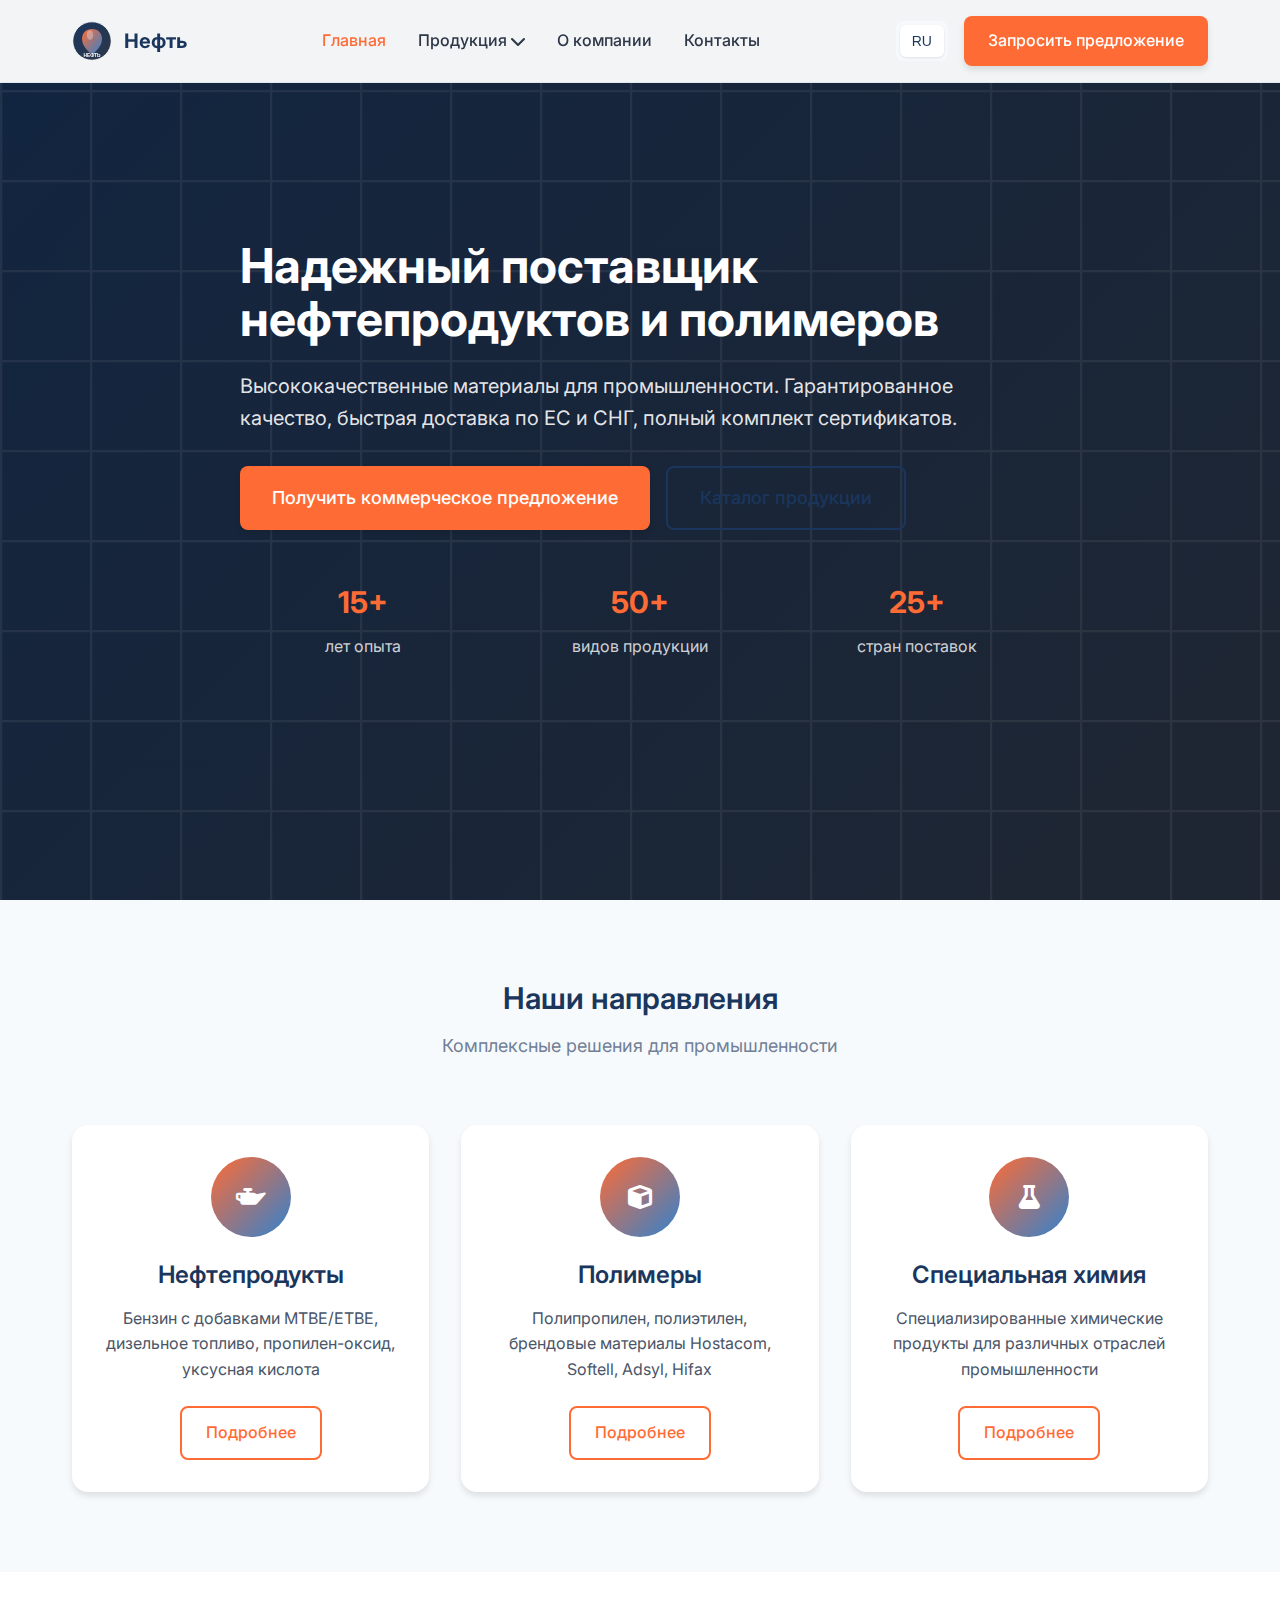
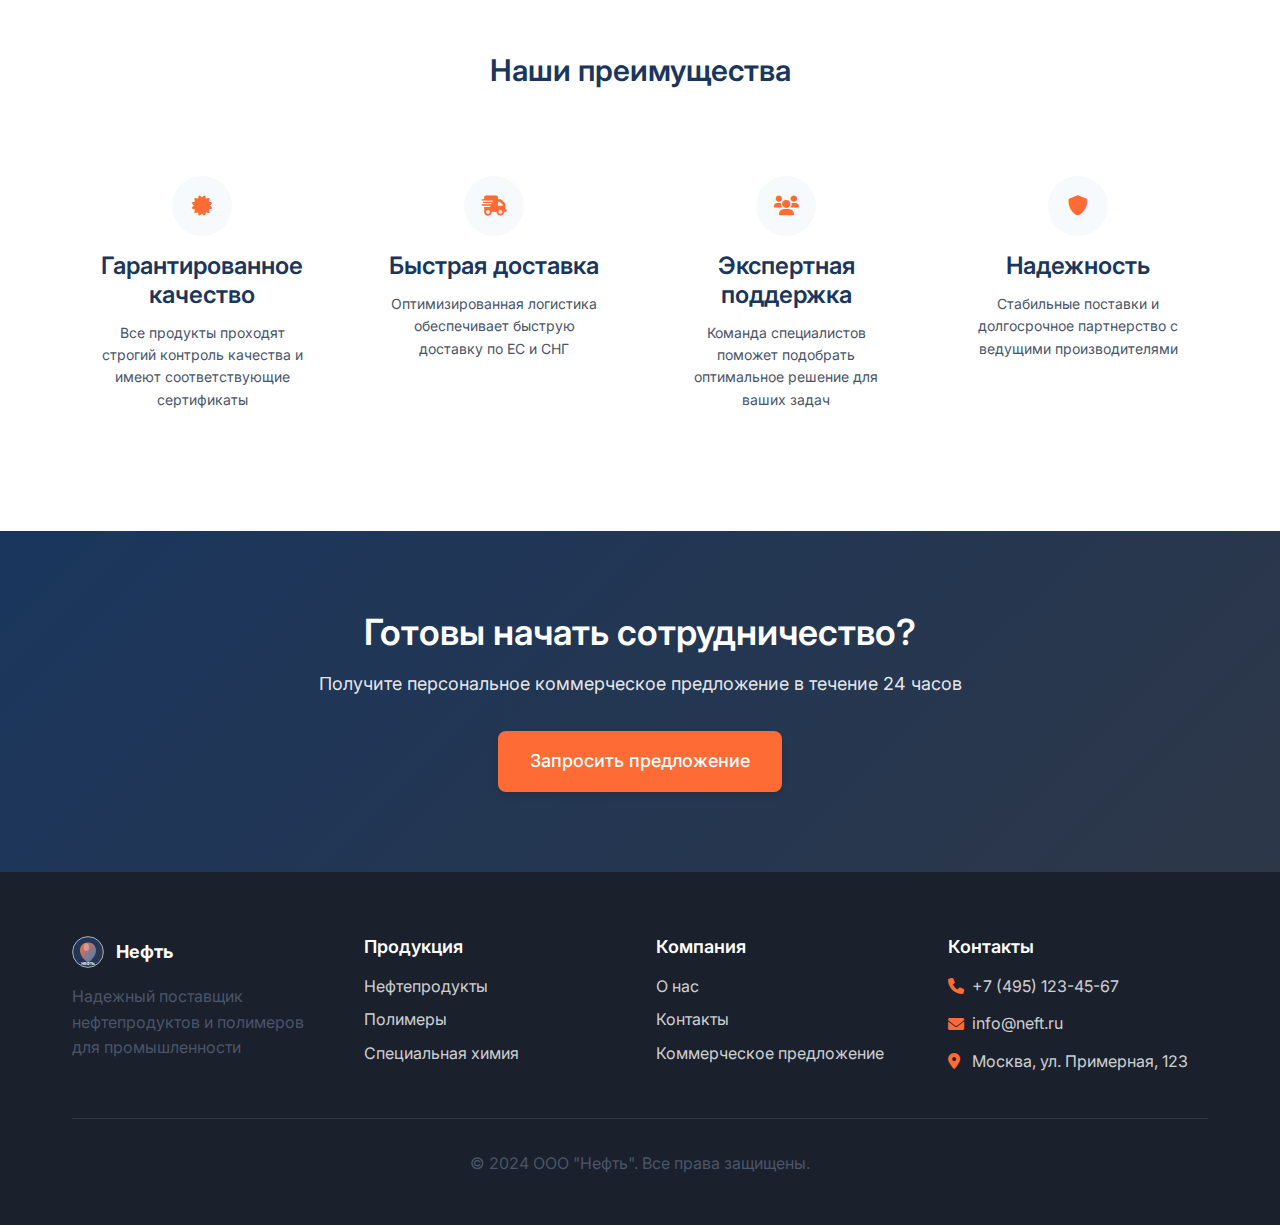
<file: index.html>
<!DOCTYPE html>
<html lang="ru">
<head>
    <meta charset="UTF-8">
    <meta name="viewport" content="width=device-width, initial-scale=1.0">
    <title>Нефтепродукты и Полимеры | ООО "Нефть"</title>
    <meta name="description" content="Поставщик нефтепродуктов и полимеров. Качественные материалы для промышленности. Быстрая доставка по ЕС и СНГ.">
    <link rel="stylesheet" href="css/styles.css">
    <link rel="preconnect" href="https://fonts.googleapis.com">
    <link rel="preconnect" href="https://fonts.gstatic.com" crossorigin>
    <link href="https://fonts.googleapis.com/css2?family=Inter:wght@300;400;500;600;700&display=swap" rel="stylesheet">
    <link rel="stylesheet" href="https://cdnjs.cloudflare.com/ajax/libs/font-awesome/6.0.0/css/all.min.css">
</head>
<body>
    <!-- Header -->
    <header class="header">
        <nav class="navbar">
            <div class="container">
                <div class="nav-brand">
                    <img src="images/logo.svg" alt="Нефть" class="logo">
                    <span class="brand-text">Нефть</span>
                </div>
                
                <ul class="nav-menu">
                    <li><a href="#home" class="nav-link active">Главная</a></li>
                    <li class="dropdown">
                        <a href="#products" class="nav-link">Продукция <i class="fas fa-chevron-down"></i></a>
                        <ul class="dropdown-menu">
                            <li><a href="products/petroleum.html">Нефтепродукты</a></li>
                            <li><a href="products/polymers.html">Полимеры</a></li>
                            <li><a href="products/specialty.html">Специальная химия</a></li>
                        </ul>
                    </li>
                    <li><a href="about.html" class="nav-link">О компании</a></li>
                    <li><a href="contacts.html" class="nav-link">Контакты</a></li>
                </ul>
                
                <div class="nav-actions">
                    <div class="language-switcher">
                        <button class="lang-btn active" data-lang="ru">RU</button>
                        <button class="lang-btn" data-lang="en">EN</button>
                    </div>
                    <a href="contacts.html#quote" class="btn btn-primary" data-lang="ru">Запросить предложение</a>
                    <a href="contacts.html#quote" class="btn btn-primary" data-lang="en" style="display: none;">Request Quote</a>
                    <button class="mobile-menu-toggle">
                        <span></span>
                        <span></span>
                        <span></span>
                    </button>
                </div>
            </div>
        </nav>
    </header>

    <!-- Hero Section -->
    <section id="home" class="hero">
        <div class="hero-background">
            <div class="hero-overlay"></div>
        </div>
        <div class="container">
            <div class="hero-content">
                <h1 class="hero-title" data-lang="ru">Надежный поставщик нефтепродуктов и полимеров</h1>
                <h1 class="hero-title" data-lang="en" style="display: none;">Reliable supplier of petroleum products and polymers</h1>
                
                <p class="hero-subtitle" data-lang="ru">Высококачественные материалы для промышленности. Гарантированное качество, быстрая доставка по ЕС и СНГ, полный комплект сертификатов.</p>
                <p class="hero-subtitle" data-lang="en" style="display: none;">High-quality materials for industry. Guaranteed quality, fast delivery across EU and CIS, complete set of certificates.</p>
                
                <div class="hero-actions">
                    <a href="contacts.html#quote" class="btn btn-primary btn-large" data-lang="ru">Получить коммерческое предложение</a>
                    <a href="contacts.html#quote" class="btn btn-primary btn-large" data-lang="en" style="display: none;">Get Commercial Offer</a>
                    <a href="#products-overview" class="btn btn-secondary btn-large" data-lang="ru">Каталог продукции</a>
                    <a href="#products-overview" class="btn btn-secondary btn-large" data-lang="en" style="display: none;">Product Catalog</a>
                </div>
                
                <div class="hero-stats">
                    <div class="stat-item">
                        <span class="stat-number">15+</span>
                        <span class="stat-label" data-lang="ru">лет опыта</span>
                        <span class="stat-label" data-lang="en" style="display: none;">years of experience</span>
                    </div>
                    <div class="stat-item">
                        <span class="stat-number">50+</span>
                        <span class="stat-label" data-lang="ru">видов продукции</span>
                        <span class="stat-label" data-lang="en" style="display: none;">product types</span>
                    </div>
                    <div class="stat-item">
                        <span class="stat-number">25+</span>
                        <span class="stat-label" data-lang="ru">стран поставок</span>
                        <span class="stat-label" data-lang="en" style="display: none;">delivery countries</span>
                    </div>
                </div>
            </div>
        </div>
    </section>

    <!-- Products Overview -->
    <section id="products-overview" class="products-overview">
        <div class="container">
            <div class="section-header">
                <h2 data-lang="ru">Наши направления</h2>
                <h2 data-lang="en" style="display: none;">Our Directions</h2>
                <p data-lang="ru">Комплексные решения для промышленности</p>
                <p data-lang="en" style="display: none;">Comprehensive solutions for industry</p>
            </div>
            
            <div class="products-grid">
                <div class="product-card" data-category="petroleum">
                    <div class="product-icon">
                        <i class="fas fa-oil-can"></i>
                    </div>
                    <h3 data-lang="ru">Нефтепродукты</h3>
                    <h3 data-lang="en" style="display: none;">Petroleum Products</h3>
                    <p data-lang="ru">Бензин с добавками MTBE/ETBE, дизельное топливо, пропилен-оксид, уксусная кислота</p>
                    <p data-lang="en" style="display: none;">Gasoline with MTBE/ETBE additives, diesel fuel, propylene oxide, acetic acid</p>
                    <a href="products/petroleum.html" class="btn btn-outline" data-lang="ru">Подробнее</a>
                    <a href="products/petroleum.html" class="btn btn-outline" data-lang="en" style="display: none;">Learn More</a>
                </div>
                
                <div class="product-card" data-category="polymers">
                    <div class="product-icon">
                        <i class="fas fa-cube"></i>
                    </div>
                    <h3 data-lang="ru">Полимеры</h3>
                    <h3 data-lang="en" style="display: none;">Polymers</h3>
                    <p data-lang="ru">Полипропилен, полиэтилен, брендовые материалы Hostacom, Softell, Adsyl, Hifax</p>
                    <p data-lang="en" style="display: none;">Polypropylene, polyethylene, branded materials Hostacom, Softell, Adsyl, Hifax</p>
                    <a href="products/polymers.html" class="btn btn-outline" data-lang="ru">Подробнее</a>
                    <a href="products/polymers.html" class="btn btn-outline" data-lang="en" style="display: none;">Learn More</a>
                </div>
                
                <div class="product-card" data-category="specialty">
                    <div class="product-icon">
                        <i class="fas fa-flask"></i>
                    </div>
                    <h3 data-lang="ru">Специальная химия</h3>
                    <h3 data-lang="en" style="display: none;">Specialty Chemicals</h3>
                    <p data-lang="ru">Специализированные химические продукты для различных отраслей промышленности</p>
                    <p data-lang="en" style="display: none;">Specialized chemical products for various industrial sectors</p>
                    <a href="products/specialty.html" class="btn btn-outline" data-lang="ru">Подробнее</a>
                    <a href="products/specialty.html" class="btn btn-outline" data-lang="en" style="display: none;">Learn More</a>
                </div>
            </div>
        </div>
    </section>

    <!-- Advantages -->
    <section class="advantages">
        <div class="container">
            <div class="section-header">
                <h2 data-lang="ru">Наши преимущества</h2>
                <h2 data-lang="en" style="display: none;">Our Advantages</h2>
            </div>
            
            <div class="advantages-grid">
                <div class="advantage-item">
                    <div class="advantage-icon">
                        <i class="fas fa-certificate"></i>
                    </div>
                    <h3 data-lang="ru">Гарантированное качество</h3>
                    <h3 data-lang="en" style="display: none;">Guaranteed Quality</h3>
                    <p data-lang="ru">Все продукты проходят строгий контроль качества и имеют соответствующие сертификаты</p>
                    <p data-lang="en" style="display: none;">All products undergo strict quality control and have appropriate certificates</p>
                </div>
                
                <div class="advantage-item">
                    <div class="advantage-icon">
                        <i class="fas fa-shipping-fast"></i>
                    </div>
                    <h3 data-lang="ru">Быстрая доставка</h3>
                    <h3 data-lang="en" style="display: none;">Fast Delivery</h3>
                    <p data-lang="ru">Оптимизированная логистика обеспечивает быструю доставку по ЕС и СНГ</p>
                    <p data-lang="en" style="display: none;">Optimized logistics ensures fast delivery across EU and CIS</p>
                </div>
                
                <div class="advantage-item">
                    <div class="advantage-icon">
                        <i class="fas fa-users"></i>
                    </div>
                    <h3 data-lang="ru">Экспертная поддержка</h3>
                    <h3 data-lang="en" style="display: none;">Expert Support</h3>
                    <p data-lang="ru">Команда специалистов поможет подобрать оптимальное решение для ваших задач</p>
                    <p data-lang="en" style="display: none;">Our team of specialists will help you find the optimal solution for your tasks</p>
                </div>
                
                <div class="advantage-item">
                    <div class="advantage-icon">
                        <i class="fas fa-shield-alt"></i>
                    </div>
                    <h3 data-lang="ru">Надежность</h3>
                    <h3 data-lang="en" style="display: none;">Reliability</h3>
                    <p data-lang="ru">Стабильные поставки и долгосрочное партнерство с ведущими производителями</p>
                    <p data-lang="en" style="display: none;">Stable supplies and long-term partnerships with leading manufacturers</p>
                </div>
            </div>
        </div>
    </section>

    <!-- CTA Section -->
    <section id="quote" class="cta-section">
        <div class="container">
            <div class="cta-content">
                <h2 data-lang="ru">Готовы начать сотрудничество?</h2>
                <h2 data-lang="en" style="display: none;">Ready to start cooperation?</h2>
                <p data-lang="ru">Получите персональное коммерческое предложение в течение 24 часов</p>
                <p data-lang="en" style="display: none;">Get a personalized commercial offer within 24 hours</p>
                <a href="contacts.html#quote" class="btn btn-primary btn-large" data-lang="ru">Запросить предложение</a>
                <a href="contacts.html#quote" class="btn btn-primary btn-large" data-lang="en" style="display: none;">Request Quote</a>
            </div>
        </div>
    </section>

    <!-- Footer -->
    <footer class="footer">
        <div class="container">
            <div class="footer-content">
                <div class="footer-section">
                    <div class="footer-brand">
                        <img src="images/logo.svg" alt="Нефть" class="footer-logo">
                        <span class="brand-text">Нефть</span>
                    </div>
                    <p data-lang="ru">Надежный поставщик нефтепродуктов и полимеров для промышленности</p>
                    <p data-lang="en" style="display: none;">Reliable supplier of petroleum products and polymers for industry</p>
                </div>
                
                <div class="footer-section">
                    <h4 data-lang="ru">Продукция</h4>
                    <h4 data-lang="en" style="display: none;">Products</h4>
                    <ul>
                        <li><a href="products/petroleum.html" data-lang="ru">Нефтепродукты</a><a href="products/petroleum.html" data-lang="en" style="display: none;">Petroleum Products</a></li>
                        <li><a href="products/polymers.html" data-lang="ru">Полимеры</a><a href="products/polymers.html" data-lang="en" style="display: none;">Polymers</a></li>
                        <li><a href="products/specialty.html" data-lang="ru">Специальная химия</a><a href="products/specialty.html" data-lang="en" style="display: none;">Specialty Chemicals</a></li>
                    </ul>
                </div>
                
                <div class="footer-section">
                    <h4 data-lang="ru">Компания</h4>
                    <h4 data-lang="en" style="display: none;">Company</h4>
                    <ul>
                        <li><a href="about.html" data-lang="ru">О нас</a><a href="about.html" data-lang="en" style="display: none;">About Us</a></li>
                        <li><a href="contacts.html" data-lang="ru">Контакты</a><a href="contacts.html" data-lang="en" style="display: none;">Contacts</a></li>
                        <li><a href="contacts.html#quote" data-lang="ru">Коммерческое предложение</a><a href="contacts.html#quote" data-lang="en" style="display: none;">Commercial Offer</a></li>
                    </ul>
                </div>
                
                <div class="footer-section">
                    <h4 data-lang="ru">Контакты</h4>
                    <h4 data-lang="en" style="display: none;">Contacts</h4>
                    <div class="contact-info">
                        <p><i class="fas fa-phone"></i> +7 (495) 123-45-67</p>
                        <p><i class="fas fa-envelope"></i> info@neft.ru</p>
                        <p><i class="fas fa-map-marker-alt"></i> Москва, ул. Примерная, 123</p>
                    </div>
                </div>
            </div>
            
            <div class="footer-bottom">
                <p>&copy; 2024 ООО "Нефть". <span data-lang="ru">Все права защищены.</span><span data-lang="en" style="display: none;">All rights reserved.</span></p>
            </div>
        </div>
    </footer>

    <script src="js/script.js"></script>
</body>
</html>
</file>
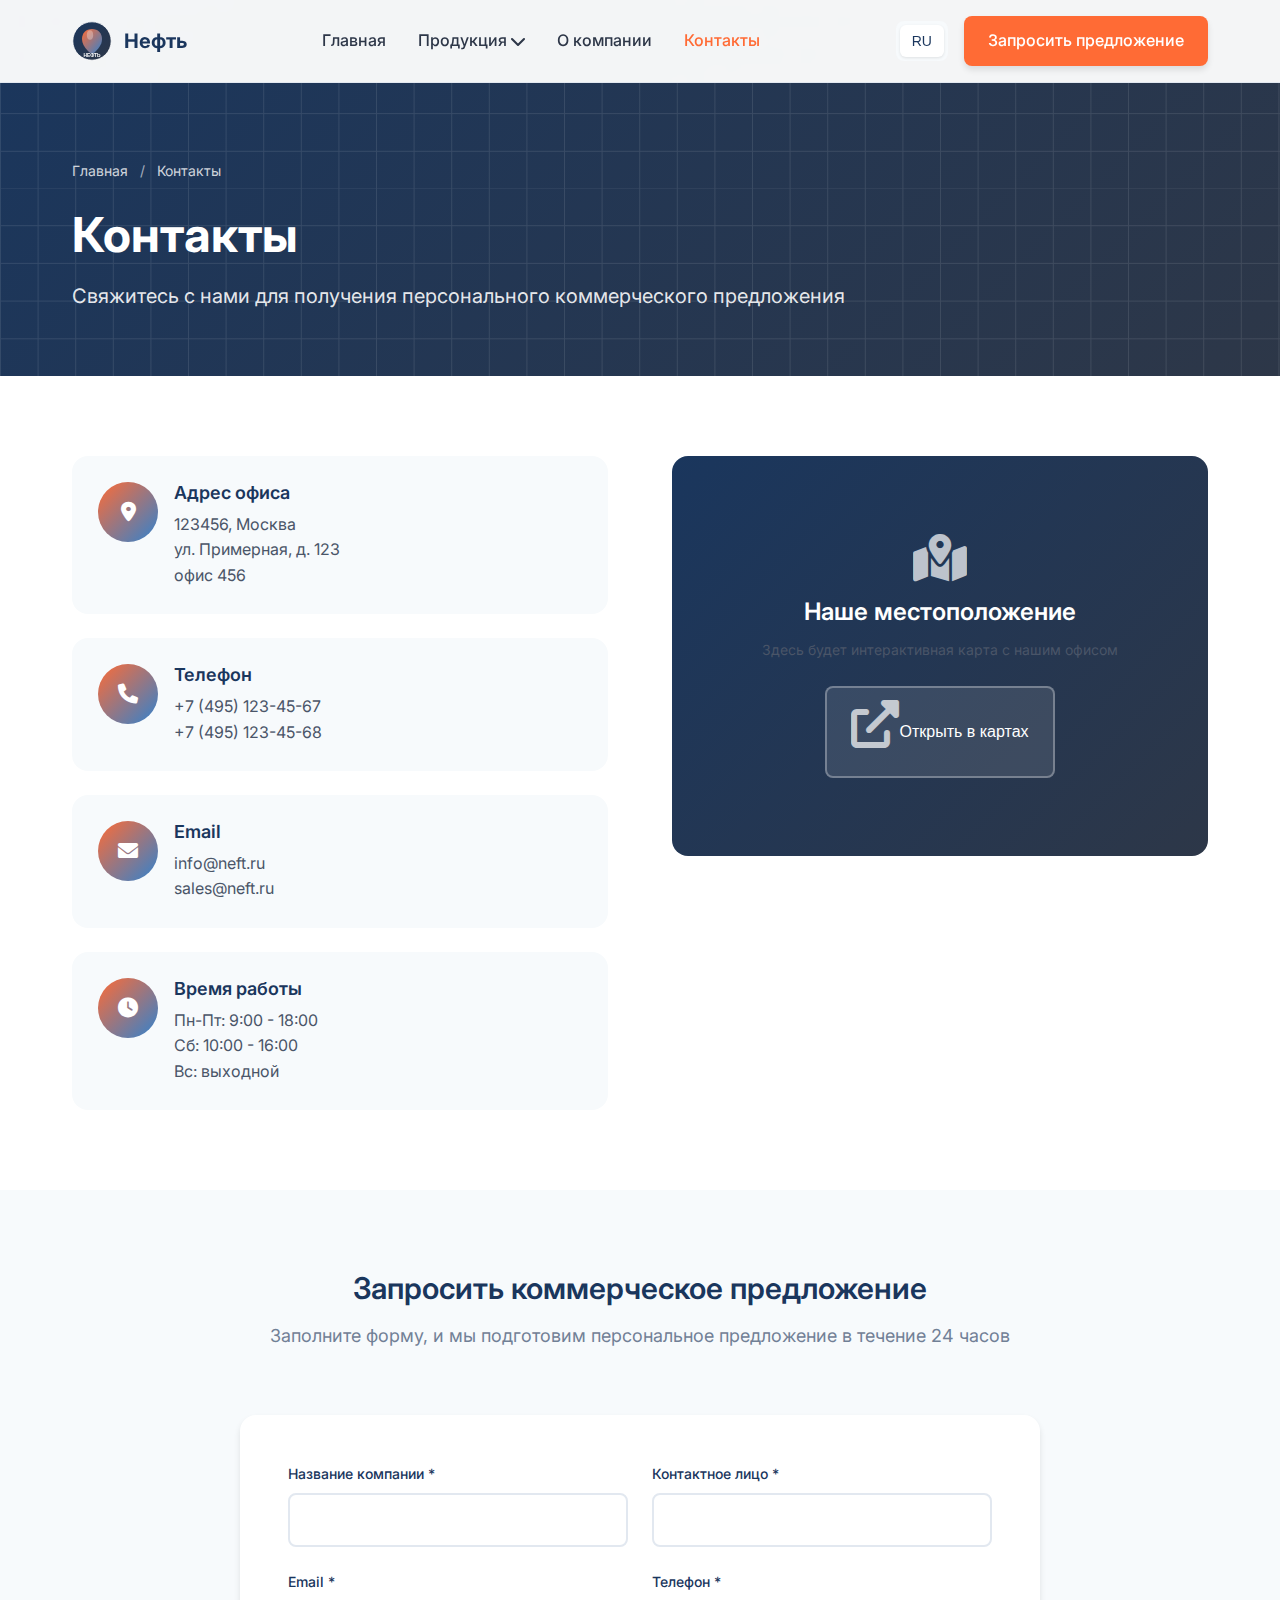
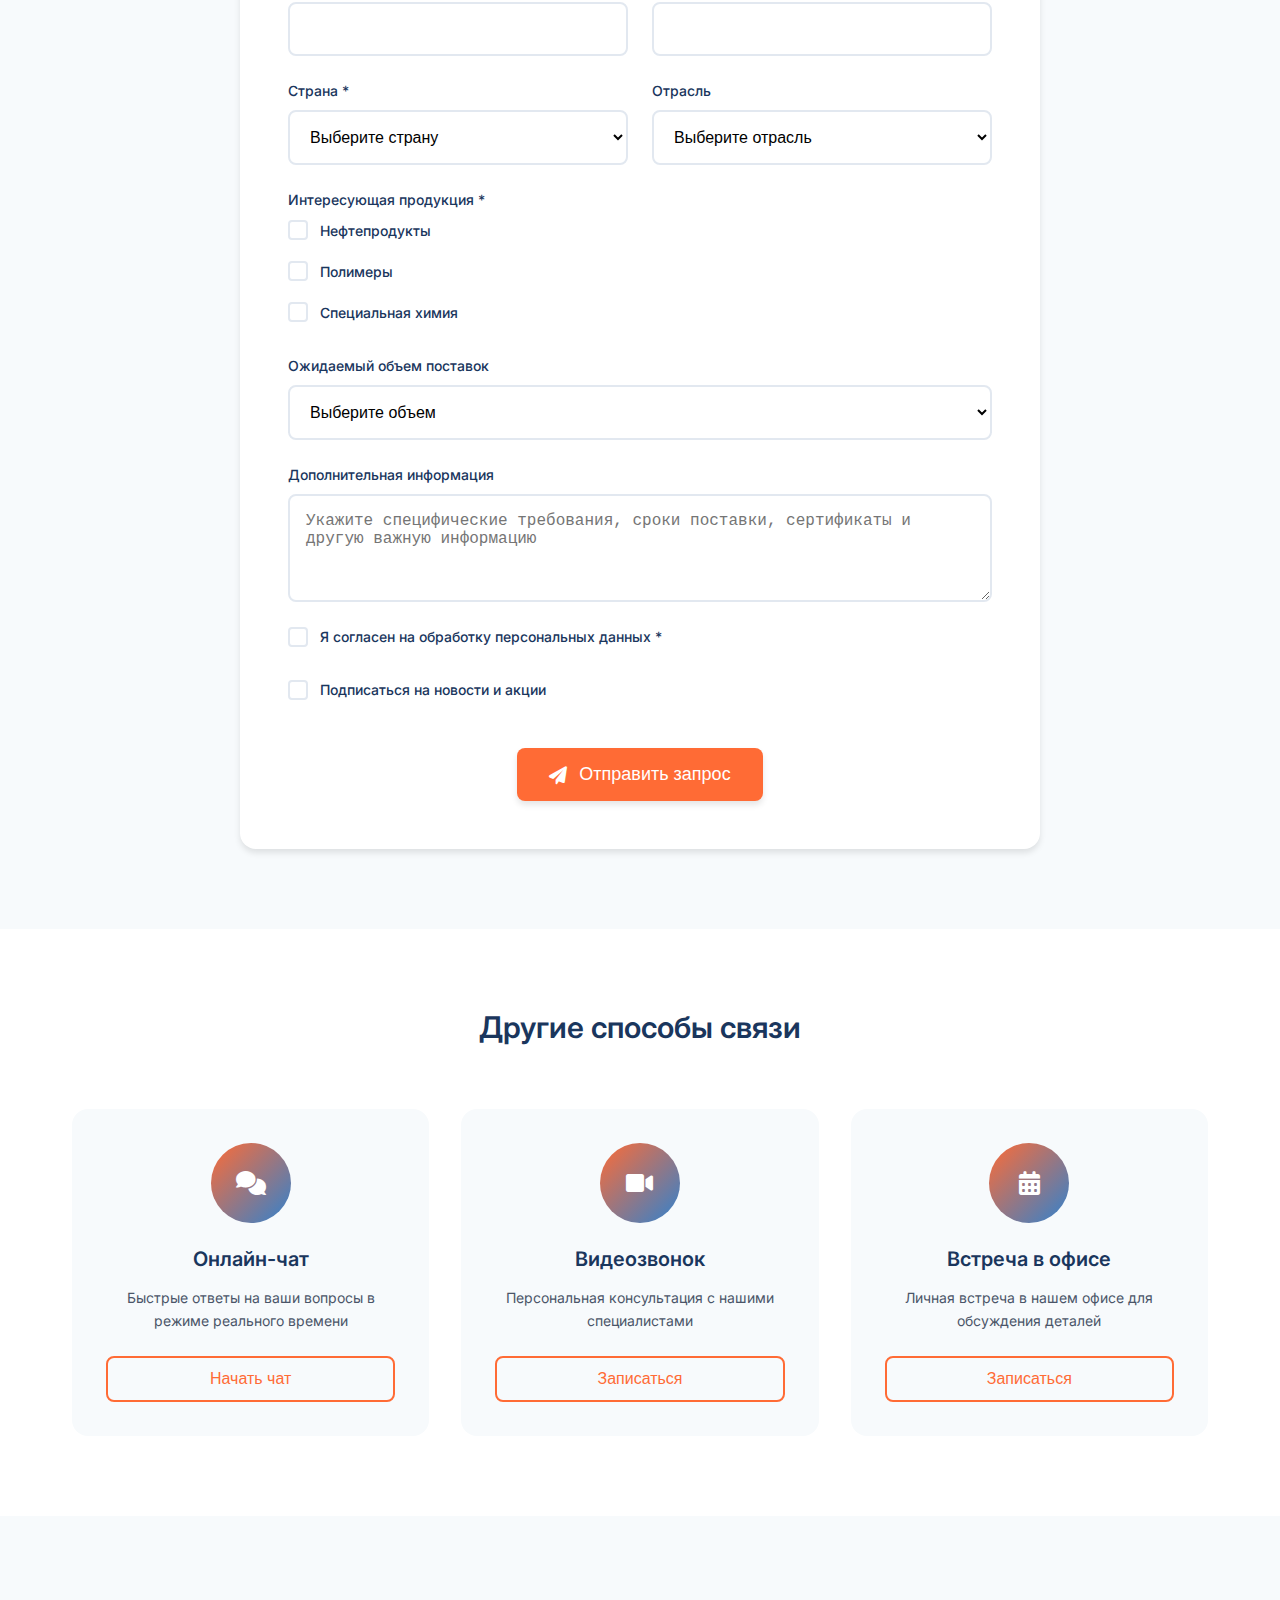
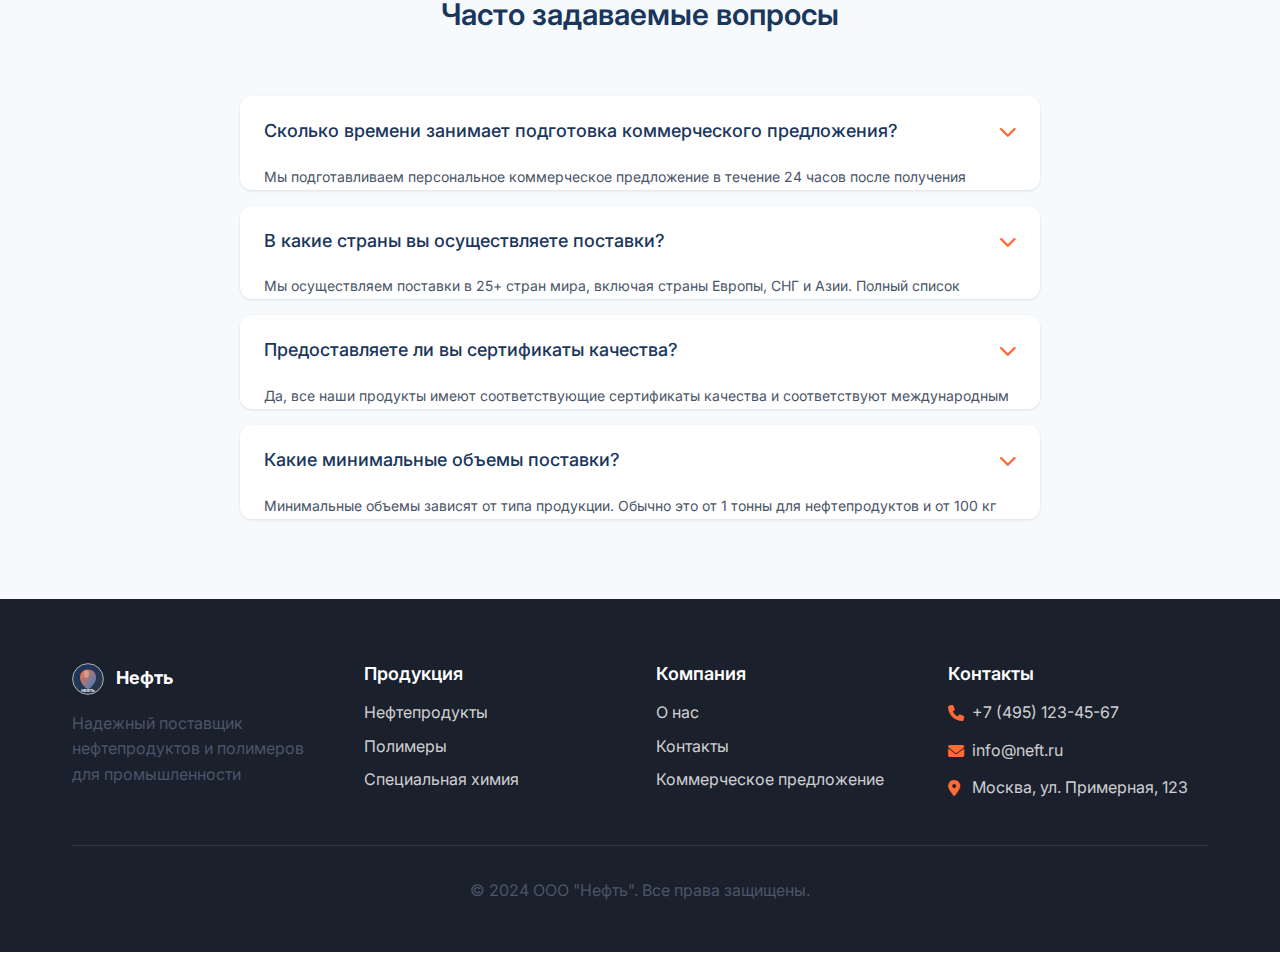
<file: contacts.html>
<!DOCTYPE html>
<html lang="ru">
<head>
    <meta charset="UTF-8">
    <meta name="viewport" content="width=device-width, initial-scale=1.0">
    <title>Контакты | ООО "Нефть"</title>
    <meta name="description" content="Свяжитесь с нами для получения коммерческого предложения. Телефон, email, адрес офиса. Быстрая обратная связь от специалистов по нефтепродуктам и полимерам.">
    <link rel="stylesheet" href="css/styles.css">
    <link rel="stylesheet" href="css/contacts.css">
    <link rel="preconnect" href="https://fonts.googleapis.com">
    <link rel="preconnect" href="https://fonts.gstatic.com" crossorigin>
    <link href="https://fonts.googleapis.com/css2?family=Inter:wght@300;400;500;600;700&display=swap" rel="stylesheet">
    <link rel="stylesheet" href="https://cdnjs.cloudflare.com/ajax/libs/font-awesome/6.0.0/css/all.min.css">
</head>
<body>
    <!-- Header -->
    <header class="header">
        <nav class="navbar">
            <div class="container">
                <div class="nav-brand">
                    <img src="images/logo.svg" alt="Нефть" class="logo">
                    <span class="brand-text">Нефть</span>
                </div>
                
                <ul class="nav-menu">
                    <li><a href="index.html" class="nav-link">Главная</a></li>
                    <li class="dropdown">
                        <a href="#products" class="nav-link">Продукция <i class="fas fa-chevron-down"></i></a>
                        <ul class="dropdown-menu">
                            <li><a href="products/petroleum.html">Нефтепродукты</a></li>
                            <li><a href="products/polymers.html">Полимеры</a></li>
                            <li><a href="products/specialty.html">Специальная химия</a></li>
                        </ul>
                    </li>
                    <li><a href="about.html" class="nav-link">О компании</a></li>
                    <li><a href="contacts.html" class="nav-link active">Контакты</a></li>
                </ul>
                
                <div class="nav-actions">
                    <div class="language-switcher">
                        <button class="lang-btn active" data-lang="ru">RU</button>
                        <button class="lang-btn" data-lang="en">EN</button>
                    </div>
                    <a href="#quote" class="btn btn-primary">Запросить предложение</a>
                    <button class="mobile-menu-toggle">
                        <span></span>
                        <span></span>
                        <span></span>
                    </button>
                </div>
            </div>
        </nav>
    </header>

    <!-- Page Header -->
    <section class="page-header">
        <div class="container">
            <div class="breadcrumbs">
                <a href="index.html" data-lang="ru">Главная</a>
                <a href="index.html" data-lang="en" style="display: none;">Home</a>
                <span class="breadcrumb-separator">/</span>
                <span data-lang="ru">Контакты</span>
                <span data-lang="en" style="display: none;">Contacts</span>
            </div>
            
            <h1 data-lang="ru">Контакты</h1>
            <h1 data-lang="en" style="display: none;">Contacts</h1>
            
            <p class="page-subtitle" data-lang="ru">Свяжитесь с нами для получения персонального коммерческого предложения</p>
            <p class="page-subtitle" data-lang="en" style="display: none;">Contact us for a personalized commercial offer</p>
        </div>
    </section>

    <!-- Contact Info -->
    <section class="contact-info-section">
        <div class="container">
            <div class="contact-grid">
                <div class="contact-cards">
                    <div class="contact-card">
                        <div class="contact-icon">
                            <i class="fas fa-map-marker-alt"></i>
                        </div>
                        <div class="contact-details">
                            <h3 data-lang="ru">Адрес офиса</h3>
                            <h3 data-lang="en" style="display: none;">Office Address</h3>
                            <p>123456, Москва<br>ул. Примерная, д. 123<br>офис 456</p>
                        </div>
                    </div>
                    
                    <div class="contact-card">
                        <div class="contact-icon">
                            <i class="fas fa-phone"></i>
                        </div>
                        <div class="contact-details">
                            <h3 data-lang="ru">Телефон</h3>
                            <h3 data-lang="en" style="display: none;">Phone</h3>
                            <p><a href="tel:+74951234567">+7 (495) 123-45-67</a></p>
                            <p><a href="tel:+74951234568">+7 (495) 123-45-68</a></p>
                        </div>
                    </div>
                    
                    <div class="contact-card">
                        <div class="contact-icon">
                            <i class="fas fa-envelope"></i>
                        </div>
                        <div class="contact-details">
                            <h3 data-lang="ru">Email</h3>
                            <h3 data-lang="en" style="display: none;">Email</h3>
                            <p><a href="mailto:info@neft.ru">info@neft.ru</a></p>
                            <p><a href="mailto:sales@neft.ru">sales@neft.ru</a></p>
                        </div>
                    </div>
                    
                    <div class="contact-card">
                        <div class="contact-icon">
                            <i class="fas fa-clock"></i>
                        </div>
                        <div class="contact-details">
                            <h3 data-lang="ru">Время работы</h3>
                            <h3 data-lang="en" style="display: none;">Working Hours</h3>
                            <p data-lang="ru">Пн-Пт: 9:00 - 18:00</p>
                            <p data-lang="ru">Сб: 10:00 - 16:00</p>
                            <p data-lang="ru">Вс: выходной</p>
                            <p data-lang="en" style="display: none;">Mon-Fri: 9:00 - 18:00</p>
                            <p data-lang="en" style="display: none;">Sat: 10:00 - 16:00</p>
                            <p data-lang="en" style="display: none;">Sun: closed</p>
                        </div>
                    </div>
                </div>
                
                <div class="contact-map">
                    <div class="map-placeholder">
                        <i class="fas fa-map-marked-alt"></i>
                        <h3 data-lang="ru">Наше местоположение</h3>
                        <h3 data-lang="en" style="display: none;">Our Location</h3>
                        <p data-lang="ru">Здесь будет интерактивная карта с нашим офисом</p>
                        <p data-lang="en" style="display: none;">Interactive map with our office will be here</p>
                        <button class="btn btn-outline map-btn">
                            <i class="fas fa-external-link-alt"></i>
                            <span data-lang="ru">Открыть в картах</span>
                            <span data-lang="en" style="display: none;">Open in Maps</span>
                        </button>
                    </div>
                </div>
            </div>
        </div>
    </section>

    <!-- Quote Form -->
    <section id="quote" class="quote-section">
        <div class="container">
            <div class="section-header">
                <h2 data-lang="ru">Запросить коммерческое предложение</h2>
                <h2 data-lang="en" style="display: none;">Request Commercial Offer</h2>
                <p data-lang="ru">Заполните форму, и мы подготовим персональное предложение в течение 24 часов</p>
                <p data-lang="en" style="display: none;">Fill out the form and we will prepare a personalized offer within 24 hours</p>
            </div>
            
            <div class="form-container">
                <form id="quote-form" class="quote-form">
                    <div class="form-row">
                        <div class="form-group">
                            <label for="company-name" data-lang="ru">Название компании *</label>
                            <label for="company-name" data-lang="en" style="display: none;">Company Name *</label>
                            <input type="text" id="company-name" name="company-name" required>
                            <span class="form-error" id="company-name-error"></span>
                        </div>
                        
                        <div class="form-group">
                            <label for="contact-person" data-lang="ru">Контактное лицо *</label>
                            <label for="contact-person" data-lang="en" style="display: none;">Contact Person *</label>
                            <input type="text" id="contact-person" name="contact-person" required>
                            <span class="form-error" id="contact-person-error"></span>
                        </div>
                    </div>
                    
                    <div class="form-row">
                        <div class="form-group">
                            <label for="email" data-lang="ru">Email *</label>
                            <label for="email" data-lang="en" style="display: none;">Email *</label>
                            <input type="email" id="email" name="email" required>
                            <span class="form-error" id="email-error"></span>
                        </div>
                        
                        <div class="form-group">
                            <label for="phone" data-lang="ru">Телефон *</label>
                            <label for="phone" data-lang="en" style="display: none;">Phone *</label>
                            <input type="tel" id="phone" name="phone" required>
                            <span class="form-error" id="phone-error"></span>
                        </div>
                    </div>
                    
                    <div class="form-row">
                        <div class="form-group">
                            <label for="country" data-lang="ru">Страна *</label>
                            <label for="country" data-lang="en" style="display: none;">Country *</label>
                            <select id="country" name="country" required>
                                <option value="" data-lang="ru">Выберите страну</option>
                                <option value="" data-lang="en" style="display: none;">Select country</option>
                                <option value="ru" data-lang="ru">Россия</option>
                                <option value="ru" data-lang="en" style="display: none;">Russia</option>
                                <option value="by" data-lang="ru">Беларусь</option>
                                <option value="by" data-lang="en" style="display: none;">Belarus</option>
                                <option value="kz" data-lang="ru">Казахстан</option>
                                <option value="kz" data-lang="en" style="display: none;">Kazakhstan</option>
                                <option value="de" data-lang="ru">Германия</option>
                                <option value="de" data-lang="en" style="display: none;">Germany</option>
                                <option value="fr" data-lang="ru">Франция</option>
                                <option value="fr" data-lang="en" style="display: none;">France</option>
                                <option value="it" data-lang="ru">Италия</option>
                                <option value="it" data-lang="en" style="display: none;">Italy</option>
                                <option value="other" data-lang="ru">Другое</option>
                                <option value="other" data-lang="en" style="display: none;">Other</option>
                            </select>
                            <span class="form-error" id="country-error"></span>
                        </div>
                        
                        <div class="form-group">
                            <label for="industry" data-lang="ru">Отрасль</label>
                            <label for="industry" data-lang="en" style="display: none;">Industry</label>
                            <select id="industry" name="industry">
                                <option value="" data-lang="ru">Выберите отрасль</option>
                                <option value="" data-lang="en" style="display: none;">Select industry</option>
                                <option value="automotive" data-lang="ru">Автомобильная промышленность</option>
                                <option value="automotive" data-lang="en" style="display: none;">Automotive industry</option>
                                <option value="packaging" data-lang="ru">Упаковка</option>
                                <option value="packaging" data-lang="en" style="display: none;">Packaging</option>
                                <option value="construction" data-lang="ru">Строительство</option>
                                <option value="construction" data-lang="en" style="display: none;">Construction</option>
                                <option value="chemical" data-lang="ru">Химическая промышленность</option>
                                <option value="chemical" data-lang="en" style="display: none;">Chemical industry</option>
                                <option value="textile" data-lang="ru">Текстильная промышленность</option>
                                <option value="textile" data-lang="en" style="display: none;">Textile industry</option>
                                <option value="other" data-lang="ru">Другое</option>
                                <option value="other" data-lang="en" style="display: none;">Other</option>
                            </select>
                        </div>
                    </div>
                    
                    <div class="form-group">
                        <label for="products-interest" data-lang="ru">Интересующая продукция *</label>
                        <label for="products-interest" data-lang="en" style="display: none;">Products of Interest *</label>
                        <div class="checkbox-group">
                            <label class="checkbox-label">
                                <input type="checkbox" name="products" value="petroleum">
                                <span class="checkbox-custom"></span>
                                <span data-lang="ru">Нефтепродукты</span>
                                <span data-lang="en" style="display: none;">Petroleum Products</span>
                            </label>
                            <label class="checkbox-label">
                                <input type="checkbox" name="products" value="polymers">
                                <span class="checkbox-custom"></span>
                                <span data-lang="ru">Полимеры</span>
                                <span data-lang="en" style="display: none;">Polymers</span>
                            </label>
                            <label class="checkbox-label">
                                <input type="checkbox" name="products" value="specialty">
                                <span class="checkbox-custom"></span>
                                <span data-lang="ru">Специальная химия</span>
                                <span data-lang="en" style="display: none;">Specialty Chemicals</span>
                            </label>
                        </div>
                        <span class="form-error" id="products-error"></span>
                    </div>
                    
                    <div class="form-group">
                        <label for="volume" data-lang="ru">Ожидаемый объем поставок</label>
                        <label for="volume" data-lang="en" style="display: none;">Expected Supply Volume</label>
                        <select id="volume" name="volume">
                            <option value="" data-lang="ru">Выберите объем</option>
                            <option value="" data-lang="en" style="display: none;">Select volume</option>
                            <option value="small" data-lang="ru">До 100 тонн/месяц</option>
                            <option value="small" data-lang="en" style="display: none;">Up to 100 tons/month</option>
                            <option value="medium" data-lang="ru">100-1000 тонн/месяц</option>
                            <option value="medium" data-lang="en" style="display: none;">100-1000 tons/month</option>
                            <option value="large" data-lang="ru">Более 1000 тонн/месяц</option>
                            <option value="large" data-lang="en" style="display: none;">More than 1000 tons/month</option>
                        </select>
                    </div>
                    
                    <div class="form-group">
                        <label for="message" data-lang="ru">Дополнительная информация</label>
                        <label for="message" data-lang="en" style="display: none;">Additional Information</label>
                        <textarea id="message" name="message" rows="4" placeholder="Укажите специфические требования, сроки поставки, сертификаты и другую важную информацию"></textarea>
                    </div>
                    
                    <div class="form-group checkbox-group">
                        <label class="checkbox-label">
                            <input type="checkbox" name="privacy" required>
                            <span class="checkbox-custom"></span>
                            <span data-lang="ru">Я согласен на обработку персональных данных *</span>
                            <span data-lang="en" style="display: none;">I agree to the processing of personal data *</span>
                        </label>
                        <span class="form-error" id="privacy-error"></span>
                    </div>
                    
                    <div class="form-group checkbox-group">
                        <label class="checkbox-label">
                            <input type="checkbox" name="newsletter">
                            <span class="checkbox-custom"></span>
                            <span data-lang="ru">Подписаться на новости и акции</span>
                            <span data-lang="en" style="display: none;">Subscribe to news and promotions</span>
                        </label>
                    </div>
                    
                    <div class="form-actions">
                        <button type="submit" class="btn btn-primary btn-large">
                            <i class="fas fa-paper-plane"></i>
                            <span data-lang="ru">Отправить запрос</span>
                            <span data-lang="en" style="display: none;">Send Request</span>
                        </button>
                    </div>
                </form>
            </div>
        </div>
    </section>

    <!-- Contact Methods -->
    <section class="contact-methods">
        <div class="container">
            <div class="section-header">
                <h2 data-lang="ru">Другие способы связи</h2>
                <h2 data-lang="en" style="display: none;">Other Ways to Contact</h2>
            </div>
            
            <div class="methods-grid">
                <div class="method-card">
                    <div class="method-icon">
                        <i class="fas fa-comments"></i>
                    </div>
                    <h3 data-lang="ru">Онлайн-чат</h3>
                    <h3 data-lang="en" style="display: none;">Online Chat</h3>
                    <p data-lang="ru">Быстрые ответы на ваши вопросы в режиме реального времени</p>
                    <p data-lang="en" style="display: none;">Quick answers to your questions in real time</p>
                    <button class="btn btn-outline chat-btn" data-lang="ru">Начать чат</button>
                    <button class="btn btn-outline chat-btn" data-lang="en" style="display: none;">Start Chat</button>
                </div>
                
                <div class="method-card">
                    <div class="method-icon">
                        <i class="fas fa-video"></i>
                    </div>
                    <h3 data-lang="ru">Видеозвонок</h3>
                    <h3 data-lang="en" style="display: none;">Video Call</h3>
                    <p data-lang="ru">Персональная консультация с нашими специалистами</p>
                    <p data-lang="en" style="display: none;">Personal consultation with our specialists</p>
                    <button class="btn btn-outline video-btn" data-lang="ru">Записаться</button>
                    <button class="btn btn-outline video-btn" data-lang="en" style="display: none;">Schedule</button>
                </div>
                
                <div class="method-card">
                    <div class="method-icon">
                        <i class="fas fa-calendar-alt"></i>
                    </div>
                    <h3 data-lang="ru">Встреча в офисе</h3>
                    <h3 data-lang="en" style="display: none;">Office Meeting</h3>
                    <p data-lang="ru">Личная встреча в нашем офисе для обсуждения деталей</p>
                    <p data-lang="en" style="display: none;">Personal meeting at our office to discuss details</p>
                    <button class="btn btn-outline meeting-btn" data-lang="ru">Записаться</button>
                    <button class="btn btn-outline meeting-btn" data-lang="en" style="display: none;">Schedule</button>
                </div>
            </div>
        </div>
    </section>

    <!-- FAQ Section -->
    <section class="faq-section">
        <div class="container">
            <div class="section-header">
                <h2 data-lang="ru">Часто задаваемые вопросы</h2>
                <h2 data-lang="en" style="display: none;">Frequently Asked Questions</h2>
            </div>
            
            <div class="faq-grid">
                <div class="faq-item">
                    <div class="faq-question">
                        <h4 data-lang="ru">Сколько времени занимает подготовка коммерческого предложения?</h4>
                        <h4 data-lang="en" style="display: none;">How long does it take to prepare a commercial offer?</h4>
                        <i class="fas fa-chevron-down"></i>
                    </div>
                    <div class="faq-answer">
                        <p data-lang="ru">Мы подготавливаем персональное коммерческое предложение в течение 24 часов после получения вашего запроса.</p>
                        <p data-lang="en" style="display: none;">We prepare a personalized commercial offer within 24 hours of receiving your request.</p>
                    </div>
                </div>
                
                <div class="faq-item">
                    <div class="faq-question">
                        <h4 data-lang="ru">В какие страны вы осуществляете поставки?</h4>
                        <h4 data-lang="en" style="display: none;">Which countries do you deliver to?</h4>
                        <i class="fas fa-chevron-down"></i>
                    </div>
                    <div class="faq-answer">
                        <p data-lang="ru">Мы осуществляем поставки в 25+ стран мира, включая страны Европы, СНГ и Азии. Полный список доступен на странице "О компании".</p>
                        <p data-lang="en" style="display: none;">We deliver to 25+ countries worldwide, including Europe, CIS and Asia. The full list is available on the "About Us" page.</p>
                    </div>
                </div>
                
                <div class="faq-item">
                    <div class="faq-question">
                        <h4 data-lang="ru">Предоставляете ли вы сертификаты качества?</h4>
                        <h4 data-lang="en" style="display: none;">Do you provide quality certificates?</h4>
                        <i class="fas fa-chevron-down"></i>
                    </div>
                    <div class="faq-answer">
                        <p data-lang="ru">Да, все наши продукты имеют соответствующие сертификаты качества и соответствуют международным стандартам.</p>
                        <p data-lang="en" style="display: none;">Yes, all our products have appropriate quality certificates and comply with international standards.</p>
                    </div>
                </div>
                
                <div class="faq-item">
                    <div class="faq-question">
                        <h4 data-lang="ru">Какие минимальные объемы поставки?</h4>
                        <h4 data-lang="en" style="display: none;">What are the minimum supply volumes?</h4>
                        <i class="fas fa-chevron-down"></i>
                    </div>
                    <div class="faq-answer">
                        <p data-lang="ru">Минимальные объемы зависят от типа продукции. Обычно это от 1 тонны для нефтепродуктов и от 100 кг для полимеров.</p>
                        <p data-lang="en" style="display: none;">Minimum volumes depend on the type of product. Usually from 1 ton for petroleum products and from 100 kg for polymers.</p>
                    </div>
                </div>
            </div>
        </div>
    </section>

    <!-- Footer -->
    <footer class="footer">
        <div class="container">
            <div class="footer-content">
                <div class="footer-section">
                    <div class="footer-brand">
                        <img src="images/logo.svg" alt="Нефть" class="footer-logo">
                        <span class="brand-text">Нефть</span>
                    </div>
                    <p data-lang="ru">Надежный поставщик нефтепродуктов и полимеров для промышленности</p>
                    <p data-lang="en" style="display: none;">Reliable supplier of petroleum products and polymers for industry</p>
                </div>
                
                <div class="footer-section">
                    <h4 data-lang="ru">Продукция</h4>
                    <h4 data-lang="en" style="display: none;">Products</h4>
                    <ul>
                        <li><a href="products/petroleum.html" data-lang="ru">Нефтепродукты</a><a href="products/petroleum.html" data-lang="en" style="display: none;">Petroleum Products</a></li>
                        <li><a href="products/polymers.html" data-lang="ru">Полимеры</a><a href="products/polymers.html" data-lang="en" style="display: none;">Polymers</a></li>
                        <li><a href="products/specialty.html" data-lang="ru">Специальная химия</a><a href="products/specialty.html" data-lang="en" style="display: none;">Specialty Chemicals</a></li>
                    </ul>
                </div>
                
                <div class="footer-section">
                    <h4 data-lang="ru">Компания</h4>
                    <h4 data-lang="en" style="display: none;">Company</h4>
                    <ul>
                        <li><a href="about.html" data-lang="ru">О нас</a><a href="about.html" data-lang="en" style="display: none;">About Us</a></li>
                        <li><a href="contacts.html" data-lang="ru">Контакты</a><a href="contacts.html" data-lang="en" style="display: none;">Contacts</a></li>
                        <li><a href="contacts.html#quote" data-lang="ru">Коммерческое предложение</a><a href="contacts.html#quote" data-lang="en" style="display: none;">Commercial Offer</a></li>
                    </ul>
                </div>
                
                <div class="footer-section">
                    <h4 data-lang="ru">Контакты</h4>
                    <h4 data-lang="en" style="display: none;">Contacts</h4>
                    <div class="contact-info">
                        <p><i class="fas fa-phone"></i> +7 (495) 123-45-67</p>
                        <p><i class="fas fa-envelope"></i> info@neft.ru</p>
                        <p><i class="fas fa-map-marker-alt"></i> Москва, ул. Примерная, 123</p>
                    </div>
                </div>
            </div>
            
            <div class="footer-bottom">
                <p>&copy; 2024 ООО "Нефть". <span data-lang="ru">Все права защищены.</span><span data-lang="en" style="display: none;">All rights reserved.</span></p>
            </div>
        </div>
    </footer>

    <script src="js/script.js"></script>
    <script src="js/contacts.js"></script>
</body>
</html>
</file>
<file: css/contacts.css>
/* Contacts Page Specific Styles */

/* Page Header */
.page-header {
    padding: calc(var(--spacing-20) + 80px) 0 var(--spacing-16);
    background: linear-gradient(135deg, var(--primary-color) 0%, var(--secondary-color) 100%);
    color: white;
    position: relative;
    overflow: hidden;
}

.page-header::before {
    content: '';
    position: absolute;
    top: 0;
    left: 0;
    right: 0;
    bottom: 0;
    background-image: url('data:image/svg+xml,<svg xmlns="http://www.w3.org/2000/svg" viewBox="0 0 100 100"><defs><pattern id="grid" width="10" height="10" patternUnits="userSpaceOnUse"><path d="M 10 0 L 0 0 0 10" fill="none" stroke="rgba(255,255,255,0.1)" stroke-width="0.5"/></pattern></defs><rect width="100" height="100" fill="url(%23grid)"/></svg>');
    z-index: 1;
}

.page-header .container {
    position: relative;
    z-index: 2;
}

.breadcrumbs {
    margin-bottom: var(--spacing-6);
    font-size: var(--font-size-sm);
    color: rgba(255, 255, 255, 0.8);
}

.breadcrumbs a {
    color: rgba(255, 255, 255, 0.8);
    text-decoration: none;
    transition: color var(--transition-fast);
}

.breadcrumbs a:hover {
    color: var(--accent-color);
}

.breadcrumb-separator {
    margin: 0 var(--spacing-2);
    color: rgba(255, 255, 255, 0.6);
}

.page-header h1 {
    font-size: var(--font-size-5xl);
    font-weight: 700;
    margin-bottom: var(--spacing-4);
    color: white;
}

.page-subtitle {
    font-size: var(--font-size-xl);
    color: rgba(255, 255, 255, 0.9);
    margin-bottom: 0;
}

/* Contact Info Section */
.contact-info-section {
    padding: var(--spacing-20) 0;
    background-color: white;
}

.contact-grid {
    display: grid;
    grid-template-columns: 1fr 1fr;
    gap: var(--spacing-16);
    align-items: start;
}

.contact-cards {
    display: grid;
    gap: var(--spacing-6);
}

.contact-card {
    display: flex;
    align-items: flex-start;
    gap: var(--spacing-4);
    padding: var(--spacing-6);
    background-color: var(--background-light);
    border-radius: var(--radius-2xl);
    transition: all var(--transition-normal);
    border: 2px solid transparent;
}

.contact-card:hover {
    border-color: var(--accent-color);
    transform: translateY(-4px);
    box-shadow: var(--shadow-medium);
}

.contact-icon {
    width: 60px;
    height: 60px;
    background: linear-gradient(135deg, var(--accent-color), var(--accent-blue));
    border-radius: 50%;
    display: flex;
    align-items: center;
    justify-content: center;
    color: white;
    font-size: var(--font-size-xl);
    flex-shrink: 0;
}

.contact-details h3 {
    color: var(--primary-color);
    margin-bottom: var(--spacing-2);
    font-size: var(--font-size-lg);
}

.contact-details p {
    margin: 0;
    color: var(--text-secondary);
    line-height: 1.6;
}

.contact-details a {
    color: var(--text-secondary);
    text-decoration: none;
    transition: color var(--transition-fast);
}

.contact-details a:hover {
    color: var(--accent-color);
}

.contact-map {
    position: relative;
    height: 400px;
    background: linear-gradient(135deg, var(--primary-color), var(--secondary-color));
    border-radius: var(--radius-2xl);
    display: flex;
    align-items: center;
    justify-content: center;
    overflow: hidden;
}

.map-placeholder {
    text-align: center;
    color: white;
    padding: var(--spacing-8);
}

.map-placeholder i {
    font-size: var(--font-size-5xl);
    margin-bottom: var(--spacing-4);
    opacity: 0.7;
}

.map-placeholder h3 {
    margin-bottom: var(--spacing-3);
    font-size: var(--font-size-2xl);
}

.map-placeholder p {
    opacity: 0.8;
    font-size: var(--font-size-sm);
    margin-bottom: var(--spacing-6);
}

.map-btn {
    background-color: rgba(255, 255, 255, 0.1);
    border-color: rgba(255, 255, 255, 0.3);
    color: white;
}

.map-btn:hover {
    background-color: rgba(255, 255, 255, 0.2);
    border-color: rgba(255, 255, 255, 0.5);
    color: white;
}

/* Quote Section */
.quote-section {
    padding: var(--spacing-20) 0;
    background-color: var(--background-light);
}

.section-header {
    text-align: center;
    margin-bottom: var(--spacing-16);
}

.section-header h2 {
    color: var(--primary-color);
    margin-bottom: var(--spacing-4);
    font-size: var(--font-size-3xl);
}

.section-header p {
    font-size: var(--font-size-lg);
    color: var(--text-light);
}

.form-container {
    max-width: 800px;
    margin: 0 auto;
    background-color: white;
    padding: var(--spacing-12);
    border-radius: var(--radius-2xl);
    box-shadow: var(--shadow-medium);
}

.quote-form {
    display: grid;
    gap: var(--spacing-6);
}

.form-row {
    display: grid;
    grid-template-columns: 1fr 1fr;
    gap: var(--spacing-6);
}

.form-group {
    display: flex;
    flex-direction: column;
}

.form-group label {
    color: var(--primary-color);
    font-weight: 500;
    margin-bottom: var(--spacing-2);
    font-size: var(--font-size-sm);
}

.form-group input,
.form-group select,
.form-group textarea {
    padding: var(--spacing-4);
    border: 2px solid var(--border-color);
    border-radius: var(--radius-lg);
    font-size: var(--font-size-base);
    transition: all var(--transition-fast);
    background-color: white;
}

.form-group input:focus,
.form-group select:focus,
.form-group textarea:focus {
    outline: none;
    border-color: var(--accent-color);
    box-shadow: 0 0 0 3px rgba(255, 107, 53, 0.1);
}

.form-group input.error,
.form-group select.error,
.form-group textarea.error {
    border-color: #ef4444;
}

.form-group textarea {
    resize: vertical;
    min-height: 100px;
}

.checkbox-group {
    display: grid;
    gap: var(--spacing-3);
}

.checkbox-label {
    display: flex;
    align-items: center;
    gap: var(--spacing-3);
    cursor: pointer;
    font-size: var(--font-size-sm);
    color: var(--text-secondary);
    line-height: 1.5;
}

.checkbox-label input[type="checkbox"] {
    display: none;
}

.checkbox-custom {
    width: 20px;
    height: 20px;
    border: 2px solid var(--border-color);
    border-radius: var(--radius-sm);
    position: relative;
    transition: all var(--transition-fast);
    flex-shrink: 0;
}

.checkbox-label input[type="checkbox"]:checked + .checkbox-custom {
    background-color: var(--accent-color);
    border-color: var(--accent-color);
}

.checkbox-label input[type="checkbox"]:checked + .checkbox-custom::after {
    content: '✓';
    position: absolute;
    top: 50%;
    left: 50%;
    transform: translate(-50%, -50%);
    color: white;
    font-size: var(--font-size-xs);
    font-weight: bold;
}

.form-error {
    color: #ef4444;
    font-size: var(--font-size-xs);
    margin-top: var(--spacing-1);
    display: none;
}

.form-error.show {
    display: block;
}

.form-actions {
    display: flex;
    justify-content: center;
    margin-top: var(--spacing-4);
}

.form-actions .btn {
    padding: var(--spacing-4) var(--spacing-8);
    font-size: var(--font-size-lg);
    display: flex;
    align-items: center;
    gap: var(--spacing-3);
}

/* Contact Methods */
.contact-methods {
    padding: var(--spacing-20) 0;
    background-color: white;
}

.methods-grid {
    display: grid;
    grid-template-columns: repeat(auto-fit, minmax(300px, 1fr));
    gap: var(--spacing-8);
}

.method-card {
    background-color: var(--background-light);
    padding: var(--spacing-8);
    border-radius: var(--radius-2xl);
    text-align: center;
    transition: all var(--transition-normal);
    border: 2px solid transparent;
}

.method-card:hover {
    border-color: var(--accent-color);
    transform: translateY(-8px);
    box-shadow: var(--shadow-medium);
}

.method-icon {
    width: 80px;
    height: 80px;
    background: linear-gradient(135deg, var(--accent-color), var(--accent-blue));
    border-radius: 50%;
    display: flex;
    align-items: center;
    justify-content: center;
    margin: 0 auto var(--spacing-6);
    color: white;
    font-size: var(--font-size-2xl);
}

.method-card h3 {
    color: var(--primary-color);
    margin-bottom: var(--spacing-4);
    font-size: var(--font-size-xl);
}

.method-card p {
    color: var(--text-secondary);
    margin-bottom: var(--spacing-6);
    line-height: 1.6;
    font-size: var(--font-size-sm);
}

.method-card .btn {
    width: 100%;
    justify-content: center;
}

/* FAQ Section */
.faq-section {
    padding: var(--spacing-20) 0;
    background-color: var(--background-light);
}

.faq-grid {
    max-width: 800px;
    margin: 0 auto;
    display: grid;
    gap: var(--spacing-4);
}

.faq-item {
    background-color: white;
    border-radius: var(--radius-xl);
    overflow: hidden;
    box-shadow: var(--shadow-light);
    transition: all var(--transition-normal);
}

.faq-item:hover {
    box-shadow: var(--shadow-medium);
}

.faq-question {
    padding: var(--spacing-6);
    cursor: pointer;
    display: flex;
    justify-content: space-between;
    align-items: center;
    transition: all var(--transition-fast);
}

.faq-question:hover {
    background-color: var(--background-light);
}

.faq-question h4 {
    color: var(--primary-color);
    margin: 0;
    font-size: var(--font-size-lg);
    font-weight: 500;
}

.faq-question i {
    color: var(--accent-color);
    font-size: var(--font-size-lg);
    transition: transform var(--transition-fast);
}

.faq-item.active .faq-question i {
    transform: rotate(180deg);
}

.faq-answer {
    padding: 0 var(--spacing-6) var(--spacing-6);
    max-height: 0;
    overflow: hidden;
    transition: max-height var(--transition-normal);
}

.faq-item.active .faq-answer {
    max-height: 200px;
}

.faq-answer p {
    color: var(--text-secondary);
    line-height: 1.6;
    margin: 0;
    font-size: var(--font-size-sm);
}

/* Form Validation Styles */
.form-group.success input,
.form-group.success select,
.form-group.success textarea {
    border-color: #10b981;
}

.form-group.success .form-error {
    color: #10b981;
}

.form-group.error input,
.form-group.error select,
.form-group.error textarea {
    border-color: #ef4444;
}

.form-group.error .form-error {
    color: #ef4444;
}

/* Loading States */
.btn.loading {
    opacity: 0.6;
    pointer-events: none;
}

.btn.loading::after {
    content: '';
    position: absolute;
    top: 50%;
    left: 50%;
    width: 20px;
    height: 20px;
    margin: -10px 0 0 -10px;
    border: 2px solid var(--accent-color);
    border-top: 2px solid transparent;
    border-radius: 50%;
    animation: spin 1s linear infinite;
}

/* Success Message */
.form-success {
    background-color: #d1fae5;
    border: 1px solid #10b981;
    border-radius: var(--radius-lg);
    padding: var(--spacing-4);
    margin-bottom: var(--spacing-6);
    display: none;
}

.form-success.show {
    display: block;
}

.form-success-content {
    display: flex;
    align-items: center;
    gap: var(--spacing-3);
    color: #065f46;
}

.form-success i {
    color: #10b981;
    font-size: var(--font-size-lg);
}

/* Responsive Design */
@media (max-width: 768px) {
    .page-header h1 {
        font-size: var(--font-size-3xl);
    }
    
    .page-subtitle {
        font-size: var(--font-size-lg);
    }
    
    .contact-grid {
        grid-template-columns: 1fr;
        gap: var(--spacing-8);
    }
    
    .contact-map {
        height: 300px;
        order: -1;
    }
    
    .form-container {
        padding: var(--spacing-6);
        margin: 0 var(--spacing-4);
    }
    
    .form-row {
        grid-template-columns: 1fr;
        gap: var(--spacing-4);
    }
    
    .methods-grid {
        grid-template-columns: 1fr;
    }
    
    .contact-card {
        flex-direction: column;
        text-align: center;
    }
    
    .contact-icon {
        align-self: center;
    }
}

@media (max-width: 480px) {
    .page-header {
        padding: calc(var(--spacing-16) + 80px) 0 var(--spacing-12);
    }
    
    .page-header h1 {
        font-size: var(--font-size-2xl);
    }
    
    .contact-info-section,
    .quote-section,
    .contact-methods,
    .faq-section {
        padding: var(--spacing-12) 0;
    }
    
    .form-container {
        padding: var(--spacing-4);
        margin: 0 var(--spacing-2);
    }
    
    .contact-cards {
        gap: var(--spacing-4);
    }
    
    .contact-card {
        padding: var(--spacing-4);
    }
    
    .method-card {
        padding: var(--spacing-6);
    }
    
    .faq-question {
        padding: var(--spacing-4);
    }
    
    .faq-question h4 {
        font-size: var(--font-size-base);
    }
}

/* Animation Classes */
.fade-in-up {
    animation: fadeInUp 0.6s ease-out;
}

@keyframes fadeInUp {
    from {
        opacity: 0;
        transform: translateY(30px);
    }
    to {
        opacity: 1;
        transform: translateY(0);
    }
}

.slide-in-left {
    animation: slideInLeft 0.6s ease-out;
}

@keyframes slideInLeft {
    from {
        opacity: 0;
        transform: translateX(-30px);
    }
    to {
        opacity: 1;
        transform: translateX(0);
    }
}

.slide-in-right {
    animation: slideInRight 0.6s ease-out;
}

@keyframes slideInRight {
    from {
        opacity: 0;
        transform: translateX(30px);
    }
    to {
        opacity: 1;
        transform: translateX(0);
    }
}

/* Print Styles */
@media print {
    .page-header {
        background: none !important;
        color: black !important;
        padding: var(--spacing-8) 0 !important;
    }
    
    .breadcrumbs {
        color: black !important;
    }
    
    .breadcrumbs a {
        color: black !important;
    }
    
    .contact-map,
    .form-actions,
    .contact-methods,
    .faq-section {
        display: none !important;
    }
    
    .contact-card,
    .method-card,
    .faq-item {
        break-inside: avoid;
        box-shadow: none !important;
        border: 1px solid var(--border-color) !important;
    }
}
</file>
<file: css/styles.css>
/* Reset and Base Styles */
* {
    margin: 0;
    padding: 0;
    box-sizing: border-box;
}

:root {
    /* Color Palette */
    --primary-color: #1a365d;
    --secondary-color: #2d3748;
    --accent-color: #ff6b35;
    --accent-blue: #3182ce;
    --text-primary: #2d3748;
    --text-secondary: #4a5568;
    --text-light: #718096;
    --background-white: #ffffff;
    --background-light: #f7fafc;
    --background-dark: #1a202c;
    --border-color: #e2e8f0;
    --shadow-light: 0 1px 3px rgba(0, 0, 0, 0.1);
    --shadow-medium: 0 4px 6px rgba(0, 0, 0, 0.1);
    --shadow-heavy: 0 10px 25px rgba(0, 0, 0, 0.15);
    
    /* Typography */
    --font-family: 'Inter', -apple-system, BlinkMacSystemFont, 'Segoe UI', Roboto, sans-serif;
    --font-size-xs: 0.75rem;
    --font-size-sm: 0.875rem;
    --font-size-base: 1rem;
    --font-size-lg: 1.125rem;
    --font-size-xl: 1.25rem;
    --font-size-2xl: 1.5rem;
    --font-size-3xl: 1.875rem;
    --font-size-4xl: 2.25rem;
    --font-size-5xl: 3rem;
    
    /* Spacing */
    --spacing-1: 0.25rem;
    --spacing-2: 0.5rem;
    --spacing-3: 0.75rem;
    --spacing-4: 1rem;
    --spacing-5: 1.25rem;
    --spacing-6: 1.5rem;
    --spacing-8: 2rem;
    --spacing-10: 2.5rem;
    --spacing-12: 3rem;
    --spacing-16: 4rem;
    --spacing-20: 5rem;
    
    /* Border Radius */
    --radius-sm: 0.25rem;
    --radius-md: 0.375rem;
    --radius-lg: 0.5rem;
    --radius-xl: 0.75rem;
    --radius-2xl: 1rem;
    
    /* Transitions */
    --transition-fast: 0.15s ease-in-out;
    --transition-normal: 0.3s ease-in-out;
    --transition-slow: 0.5s ease-in-out;
}

body {
    font-family: var(--font-family);
    line-height: 1.6;
    color: var(--text-primary);
    background-color: var(--background-white);
}

.container {
    max-width: 1200px;
    margin: 0 auto;
    padding: 0 var(--spacing-4);
}

@media (min-width: 640px) {
    .container {
        padding: 0 var(--spacing-6);
    }
}

@media (min-width: 1024px) {
    .container {
        padding: 0 var(--spacing-8);
    }
}

/* Typography */
h1, h2, h3, h4, h5, h6 {
    font-weight: 600;
    line-height: 1.2;
    margin-bottom: var(--spacing-4);
}

h1 { font-size: var(--font-size-4xl); }
h2 { font-size: var(--font-size-3xl); }
h3 { font-size: var(--font-size-2xl); }
h4 { font-size: var(--font-size-xl); }
h5 { font-size: var(--font-size-lg); }
h6 { font-size: var(--font-size-base); }

p {
    margin-bottom: var(--spacing-4);
    color: var(--text-secondary);
}

/* Buttons */
.btn {
    display: inline-flex;
    align-items: center;
    justify-content: center;
    padding: var(--spacing-3) var(--spacing-6);
    font-size: var(--font-size-base);
    font-weight: 500;
    text-decoration: none;
    border: none;
    border-radius: var(--radius-lg);
    cursor: pointer;
    transition: all var(--transition-fast);
    text-align: center;
    white-space: nowrap;
    min-height: 44px; /* Ensure minimum touch target */
}

.btn-primary {
    background-color: var(--accent-color);
    color: white;
    box-shadow: var(--shadow-medium);
}

.btn-primary:hover {
    background-color: #e55a2b;
    transform: translateY(-2px);
    box-shadow: var(--shadow-heavy);
}

.btn-secondary {
    background-color: transparent;
    color: var(--primary-color);
    border: 2px solid var(--primary-color);
}

.btn-secondary:hover {
    background-color: var(--primary-color);
    color: white;
    transform: translateY(-2px);
}

.btn-outline {
    background-color: transparent;
    color: var(--accent-color);
    border: 2px solid var(--accent-color);
}

.btn-outline:hover {
    background-color: var(--accent-color);
    color: white;
    transform: translateY(-2px);
}

.btn-large {
    padding: var(--spacing-4) var(--spacing-8);
    font-size: var(--font-size-lg);
}

/* Header */
.header {
    position: fixed;
    top: 0;
    left: 0;
    right: 0;
    background-color: rgba(255, 255, 255, 0.95);
    backdrop-filter: blur(10px);
    border-bottom: 1px solid var(--border-color);
    z-index: 1000;
    transition: all var(--transition-normal);
}

.navbar {
    padding: var(--spacing-4) 0;
}

.navbar .container {
    display: flex;
    align-items: center;
    justify-content: space-between;
}

.nav-brand {
    display: flex;
    align-items: center;
    gap: var(--spacing-3);
}

.logo {
    width: 40px;
    height: 40px;
}

.brand-text {
    font-size: var(--font-size-xl);
    font-weight: 700;
    color: var(--primary-color);
}

.nav-menu {
    display: flex;
    list-style: none;
    gap: var(--spacing-8);
    align-items: center;
}

.nav-link {
    color: var(--text-primary);
    text-decoration: none;
    font-weight: 500;
    transition: color var(--transition-fast);
    display: flex;
    align-items: center;
    gap: var(--spacing-1);
}

.nav-link:hover,
.nav-link.active {
    color: var(--accent-color);
}

.dropdown {
    position: relative;
}

.dropdown-menu {
    position: absolute;
    top: 100%;
    left: 0;
    background-color: white;
    border-radius: var(--radius-lg);
    box-shadow: var(--shadow-heavy);
    padding: var(--spacing-2);
    min-width: 200px;
    opacity: 0;
    visibility: hidden;
    transform: translateY(-10px);
    transition: all var(--transition-normal);
    list-style: none;
}

.dropdown:hover .dropdown-menu {
    opacity: 1;
    visibility: visible;
    transform: translateY(0);
}

.dropdown-menu li {
    margin: 0;
}

.dropdown-menu a {
    display: block;
    padding: var(--spacing-3) var(--spacing-4);
    color: var(--text-primary);
    text-decoration: none;
    border-radius: var(--radius-md);
    transition: background-color var(--transition-fast);
}

.dropdown-menu a:hover {
    background-color: var(--background-light);
}

.nav-actions {
    display: flex;
    align-items: center;
    gap: var(--spacing-4);
}

.language-switcher {
    display: flex;
    background-color: var(--background-light);
    border-radius: var(--radius-lg);
    padding: var(--spacing-1);
}

.lang-btn {
    padding: var(--spacing-2) var(--spacing-3);
    background: none;
    border: none;
    border-radius: var(--radius-md);
    cursor: pointer;
    font-size: var(--font-size-sm);
    font-weight: 500;
    transition: all var(--transition-fast);
}

.lang-btn.active {
    background-color: white;
    color: var(--primary-color);
    box-shadow: var(--shadow-light);
}

.mobile-menu-toggle {
    display: none;
    flex-direction: column;
    gap: var(--spacing-1);
    background: none;
    border: none;
    cursor: pointer;
    padding: var(--spacing-2);
}

.mobile-menu-toggle span {
    width: 25px;
    height: 3px;
    background-color: var(--text-primary);
    border-radius: var(--radius-sm);
    transition: all var(--transition-fast);
}

/* Hero Section */
.hero {
    position: relative;
    min-height: 100vh;
    display: flex;
    align-items: center;
    overflow: hidden;
}

.hero-background {
    position: absolute;
    top: 0;
    left: 0;
    right: 0;
    bottom: 0;
    background: 
        linear-gradient(135deg, rgba(26, 54, 93, 0.7) 0%, rgba(45, 55, 72, 0.6) 50%, rgba(26, 32, 44, 0.8) 100%),
        url('../images/bg.jpg') center/cover no-repeat;
    background-color: var(--primary-color); /* Fallback color */
    z-index: -2;
}


/* Fallback if background image fails to load */
.hero-background:not([style*="background-image"]) {
    background: linear-gradient(135deg, var(--primary-color) 0%, var(--secondary-color) 100%);
}

.hero-background::before {
    content: '';
    position: absolute;
    top: 0;
    left: 0;
    right: 0;
    bottom: 0;
    background-image: url('data:image/svg+xml,<svg xmlns="http://www.w3.org/2000/svg" viewBox="0 0 100 100"><defs><pattern id="grid" width="10" height="10" patternUnits="userSpaceOnUse"><path d="M 10 0 L 0 0 0 10" fill="none" stroke="rgba(255,255,255,0.1)" stroke-width="0.5"/></pattern></defs><rect width="100" height="100" fill="url(%23grid)"/></svg>');
    z-index: -1;
}

.hero-overlay {
    position: absolute;
    top: 0;
    left: 0;
    right: 0;
    bottom: 0;
    background: rgba(0, 0, 0, 0.3);
    z-index: -1;
}

.hero-content {
    max-width: 800px;
    color: white;
    z-index: 1;
}

.hero-title {
    font-size: var(--font-size-5xl);
    font-weight: 700;
    margin-bottom: var(--spacing-6);
    line-height: 1.1;
}

.hero-subtitle {
    font-size: var(--font-size-xl);
    margin-bottom: var(--spacing-8);
    color: rgba(255, 255, 255, 0.9);
    line-height: 1.6;
}

.hero-actions {
    display: flex;
    gap: var(--spacing-4);
    margin-bottom: var(--spacing-12);
    flex-wrap: wrap;
}

.hero-stats {
    display: grid;
    grid-template-columns: repeat(auto-fit, minmax(150px, 1fr));
    gap: var(--spacing-8);
}

.stat-item {
    text-align: center;
}

.stat-number {
    display: block;
    font-size: var(--font-size-3xl);
    font-weight: 700;
    color: var(--accent-color);
    margin-bottom: var(--spacing-2);
}

.stat-label {
    font-size: var(--font-size-base);
    color: rgba(255, 255, 255, 0.8);
}

/* Products Overview */
.products-overview {
    padding: var(--spacing-20) 0;
    background-color: var(--background-light);
}

.section-header {
    text-align: center;
    margin-bottom: var(--spacing-16);
}

.section-header h2 {
    color: var(--primary-color);
    margin-bottom: var(--spacing-4);
}

.section-header p {
    font-size: var(--font-size-lg);
    color: var(--text-light);
}

.products-grid {
    display: grid;
    grid-template-columns: repeat(auto-fit, minmax(300px, 1fr));
    gap: var(--spacing-8);
}

.product-card {
    background-color: white;
    padding: var(--spacing-8);
    border-radius: var(--radius-2xl);
    box-shadow: var(--shadow-medium);
    text-align: center;
    transition: all var(--transition-normal);
    position: relative;
    overflow: hidden;
}

.product-card::before {
    content: '';
    position: absolute;
    top: 0;
    left: 0;
    right: 0;
    height: 4px;
    background: linear-gradient(90deg, var(--accent-color), var(--accent-blue));
    transform: scaleX(0);
    transition: transform var(--transition-normal);
}

.product-card:hover::before {
    transform: scaleX(1);
}

.product-card:hover {
    transform: translateY(-8px);
    box-shadow: var(--shadow-heavy);
}

.product-icon {
    width: 80px;
    height: 80px;
    background: linear-gradient(135deg, var(--accent-color), var(--accent-blue));
    border-radius: 50%;
    display: flex;
    align-items: center;
    justify-content: center;
    margin: 0 auto var(--spacing-6);
    color: white;
    font-size: var(--font-size-2xl);
}

.product-card h3 {
    color: var(--primary-color);
    margin-bottom: var(--spacing-4);
}

.product-card p {
    margin-bottom: var(--spacing-6);
    color: var(--text-secondary);
}

/* Advantages */
.advantages {
    padding: var(--spacing-20) 0;
    background-color: white;
}

.advantages-grid {
    display: grid;
    grid-template-columns: repeat(auto-fit, minmax(250px, 1fr));
    gap: var(--spacing-8);
}

.advantage-item {
    text-align: center;
    padding: var(--spacing-6);
}

.advantage-icon {
    width: 60px;
    height: 60px;
    background-color: var(--background-light);
    border-radius: 50%;
    display: flex;
    align-items: center;
    justify-content: center;
    margin: 0 auto var(--spacing-4);
    color: var(--accent-color);
    font-size: var(--font-size-xl);
}

.advantage-item h3 {
    color: var(--primary-color);
    margin-bottom: var(--spacing-3);
}

.advantage-item p {
    color: var(--text-secondary);
    font-size: var(--font-size-sm);
}

/* CTA Section */
.cta-section {
    padding: var(--spacing-20) 0;
    background: linear-gradient(135deg, var(--primary-color) 0%, var(--secondary-color) 100%);
    color: white;
    text-align: center;
}

.cta-content h2 {
    font-size: var(--font-size-4xl);
    margin-bottom: var(--spacing-4);
}

.cta-content p {
    font-size: var(--font-size-lg);
    margin-bottom: var(--spacing-8);
    color: rgba(255, 255, 255, 0.9);
}

/* Footer */
.footer {
    background-color: var(--background-dark);
    color: white;
    padding: var(--spacing-16) 0 var(--spacing-8);
}

.footer-content {
    display: grid;
    grid-template-columns: repeat(auto-fit, minmax(250px, 1fr));
    gap: var(--spacing-8);
    margin-bottom: var(--spacing-8);
}

.footer-section h4 {
    color: white;
    margin-bottom: var(--spacing-4);
    font-size: var(--font-size-lg);
}

.footer-section ul {
    list-style: none;
}

.footer-section ul li {
    margin-bottom: var(--spacing-2);
}

.footer-section a {
    color: rgba(255, 255, 255, 0.8);
    text-decoration: none;
    transition: color var(--transition-fast);
}

.footer-section a:hover {
    color: var(--accent-color);
}

.footer-brand {
    display: flex;
    align-items: center;
    gap: var(--spacing-3);
    margin-bottom: var(--spacing-4);
}

.footer-logo {
    width: 32px;
    height: 32px;
}

.footer-brand .brand-text {
    font-size: var(--font-size-lg);
    font-weight: 700;
    color: white;
}

.contact-info p {
    display: flex;
    align-items: center;
    gap: var(--spacing-2);
    margin-bottom: var(--spacing-3);
    color: rgba(255, 255, 255, 0.8);
}

.contact-info i {
    color: var(--accent-color);
    width: 16px;
}

.footer-bottom {
    border-top: 1px solid rgba(255, 255, 255, 0.1);
    padding-top: var(--spacing-8);
    text-align: center;
    color: rgba(255, 255, 255, 0.6);
}

/* Animations */
@keyframes fadeInUp {
    from {
        opacity: 0;
        transform: translateY(30px);
    }
    to {
        opacity: 1;
        transform: translateY(0);
    }
}

@keyframes fadeInLeft {
    from {
        opacity: 0;
        transform: translateX(-30px);
    }
    to {
        opacity: 1;
        transform: translateX(0);
    }
}

@keyframes fadeInRight {
    from {
        opacity: 0;
        transform: translateX(30px);
    }
    to {
        opacity: 1;
        transform: translateX(0);
    }
}

.animate-fade-in-up {
    animation: fadeInUp 0.6s ease-out;
}

.animate-fade-in-left {
    animation: fadeInLeft 0.6s ease-out;
}

.animate-fade-in-right {
    animation: fadeInRight 0.6s ease-out;
}

/* Responsive Design */
@media (max-width: 768px) {
    .nav-menu {
        display: none;
    }
    
    .mobile-menu-toggle {
        display: flex;
    }
    
    .hero-title {
        font-size: var(--font-size-3xl);
    }
    
    .hero-subtitle {
        font-size: var(--font-size-lg);
    }
    
    .hero-actions {
        flex-direction: column;
        align-items: stretch;
    }
    
    .hero-stats {
        grid-template-columns: repeat(3, 1fr);
        gap: var(--spacing-4);
    }
    
    .stat-number {
        font-size: var(--font-size-2xl);
    }
    
    .products-grid {
        grid-template-columns: 1fr;
    }
    
    .advantages-grid {
        grid-template-columns: repeat(2, 1fr);
    }
    
    .cta-content h2 {
        font-size: var(--font-size-3xl);
    }
    
    .footer-content {
        grid-template-columns: 1fr;
        text-align: center;
    }
}

@media (max-width: 480px) {
    .container {
        padding: 0 var(--spacing-4);
    }
    
    .hero-title {
        font-size: var(--font-size-2xl);
    }
    
    .advantages-grid {
        grid-template-columns: 1fr;
    }
    
    .hero-stats {
        grid-template-columns: 1fr;
        gap: var(--spacing-6);
    }
}

/* Utility Classes */
.text-center { text-align: center; }
.text-left { text-align: left; }
.text-right { text-align: right; }

.mb-0 { margin-bottom: 0; }
.mb-1 { margin-bottom: var(--spacing-1); }
.mb-2 { margin-bottom: var(--spacing-2); }
.mb-3 { margin-bottom: var(--spacing-3); }
.mb-4 { margin-bottom: var(--spacing-4); }
.mb-6 { margin-bottom: var(--spacing-6); }
.mb-8 { margin-bottom: var(--spacing-8); }

.mt-0 { margin-top: 0; }
.mt-1 { margin-top: var(--spacing-1); }
.mt-2 { margin-top: var(--spacing-2); }
.mt-3 { margin-top: var(--spacing-3); }
.mt-4 { margin-top: var(--spacing-4); }
.mt-6 { margin-top: var(--spacing-6); }
.mt-8 { margin-top: var(--spacing-8); }

.hidden { display: none; }
.visible { display: block; }

/* Smooth Scrolling */
html {
    scroll-behavior: smooth;
}

/* Focus States */
.btn:focus,
.nav-link:focus,
.lang-btn:focus {
    outline: 2px solid var(--accent-color);
    outline-offset: 2px;
}

/* Loading States */
.loading {
    opacity: 0.6;
    pointer-events: none;
}

.loading::after {
    content: '';
    position: absolute;
    top: 50%;
    left: 50%;
    width: 20px;
    height: 20px;
    margin: -10px 0 0 -10px;
    border: 2px solid var(--accent-color);
    border-top: 2px solid transparent;
    border-radius: 50%;
    animation: spin 1s linear infinite;
}

@keyframes spin {
    0% { transform: rotate(0deg); }
    100% { transform: rotate(360deg); }
}
</file>
